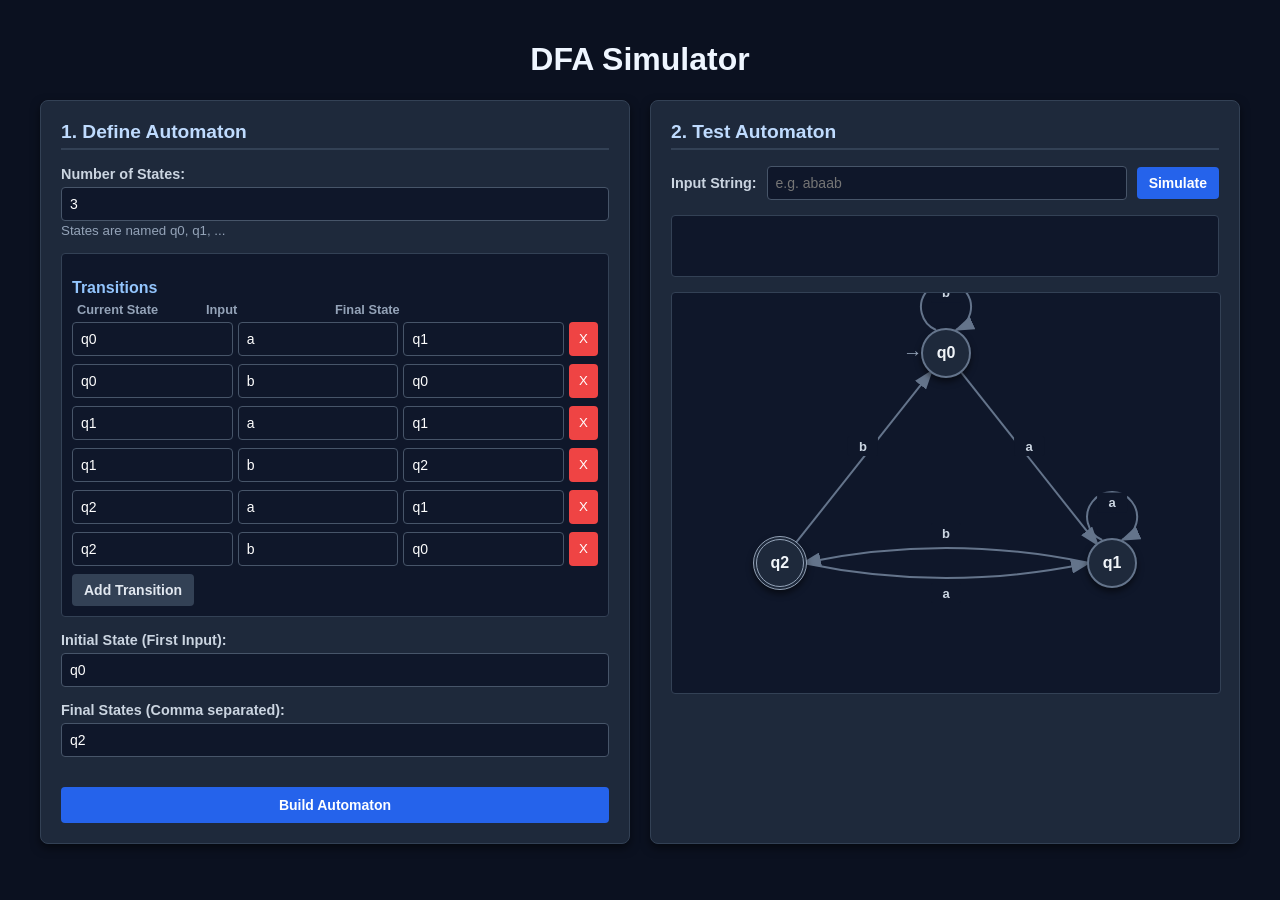
<file: index.html>
<!DOCTYPE html>
<html lang="en">

<head>
    <meta charset="UTF-8">
    <meta name="viewport" content="width=device-width, initial-scale=1.0">
    <title>Simple DFA Simulator</title>
    <link rel="stylesheet" href="style.css">
</head>

<body>
    <h1>DFA Simulator</h1>

    <div class="container">
        <div class="panel setup-panel">
            <h2>1. Define Automaton</h2>

            <div class="field">
                <label>Number of States:</label>
                <input type="number" id="num-states" value="3" min="1">
                <small>States are named q0, q1, ...</small>
            </div>

            <div class="transitions-section">
                <h3>Transitions</h3>
                <div class="transition-headers">
                    <span>Current State</span>
                    <span>Input</span>
                    <span>Final State</span>
                    <span></span>
                </div>
                <div id="transitions-container"></div>
                <button id="add-transition-btn" class="btn secondary">Add Transition</button>
            </div>

            <div class="field" style="margin-top: 15px;">
                <label>Initial State (First Input):</label>
                <input type="text" id="start-state" value="q0">
            </div>

            <div class="field">
                <label>Final States (Comma separated):</label>
                <input type="text" id="final-states" value="q2">
            </div>

            <button id="build-dfa-btn" class="btn primary build-btn">Build Automaton</button>
        </div>

        <div class="panel simulation-panel">
            <h2>2. Test Automaton</h2>
            <div class="field inline-field">
                <label>Input String:</label>
                <input type="text" id="test-string" placeholder="e.g. abaab">
                <button id="run-btn" class="btn primary">Simulate</button>
            </div>

            <div id="result-display" class="result"></div>

            <div id="tape-container" class="tape"></div>

            <div id="canvas-container">
                <svg id="edges-svg"></svg>
                <div id="nodes-container"></div>
            </div>
        </div>
    </div>

    <script src="script.js"></script>
</body>

</html>
</file>
<file: style.css>
body {
    font-family: Arial, sans-serif;
    background-color: #0b1120;
    /* Very dark blue background */
    color: #e2e8f0;
    margin: 0;
    padding: 20px;
}

h1 {
    text-align: center;
    color: #eff6ff;
    /* Lightest blue */
}

.container {
    display: flex;
    flex-wrap: wrap;
    gap: 20px;
    max-width: 1200px;
    margin: 0 auto;
}

.panel {
    background: #1e293b;
    /* Slate dark blue */
    padding: 20px;
    border: 1px solid #334155;
    border-radius: 8px;
    flex: 1;
    min-width: 350px;
    box-shadow: 0 4px 10px rgba(0, 0, 0, 0.5);
}

h2 {
    margin-top: 0;
    font-size: 1.2rem;
    border-bottom: 2px solid #334155;
    padding-bottom: 5px;
    color: #bfdbfe;
    /* Soft blue */
}

h3 {
    font-size: 1rem;
    margin: 15px 0 5px 0;
    color: #93c5fd;
}

.field {
    margin-bottom: 15px;
}

.field label {
    display: block;
    font-weight: bold;
    margin-bottom: 5px;
    font-size: 0.9rem;
    color: #cbd5e1;
}

.field small {
    display: block;
    color: #94a3b8;
    margin-top: 2px;
}

input[type="text"],
input[type="number"] {
    width: 100%;
    padding: 8px;
    border: 1px solid #475569;
    border-radius: 4px;
    font-size: 14px;
    box-sizing: border-box;
    background: #0f172a;
    /* Inner darker blue */
    color: #fff;
    outline: none;
}

input[type="text"]:focus,
input[type="number"]:focus {
    border-color: #3b82f6;
    /* Bright blue focus */
    box-shadow: 0 0 5px rgba(59, 130, 246, 0.5);
}

.inline-field {
    display: flex;
    gap: 10px;
    align-items: center;
}

.inline-field label {
    margin: 0;
}

.inline-field input {
    flex: 1;
}

.btn {
    padding: 8px 12px;
    border: none;
    border-radius: 4px;
    cursor: pointer;
    font-size: 14px;
    font-weight: bold;
    transition: all 0.2s;
}

.btn.primary {
    background-color: #2563eb;
    color: white;
}

/* Strong Royal blue */
.btn.primary:hover {
    background-color: #1d4ed8;
}

.btn.secondary {
    background-color: #334155;
    color: #e2e8f0;
}

.btn.secondary:hover {
    background-color: #475569;
}

.build-btn {
    width: 100%;
    margin-top: 15px;
    padding: 10px;
}

.transitions-section {
    background: #0f172a;
    border: 1px solid #334155;
    padding: 10px;
    border-radius: 4px;
}

.transition-headers {
    display: flex;
    font-size: 0.8rem;
    font-weight: bold;
    color: #94a3b8;
    margin-bottom: 5px;
    padding: 0 5px;
}

.transition-headers span {
    flex: 1;
}

.transition-row {
    display: flex;
    gap: 5px;
    margin-bottom: 8px;
}

.transition-row input {
    flex: 1;
    min-width: 0;
}

.remove-btn {
    background: #ef4444;
    /* Keep red for destructive actions */
    color: white;
    border: none;
    border-radius: 4px;
    padding: 0 10px;
    cursor: pointer;
}

.remove-btn:hover {
    background: #dc2626;
}

.tape {
    display: flex;
    gap: 5px;
    margin: 15px 0;
    min-height: 40px;
    padding: 10px;
    background: #0f172a;
    border: 1px solid #334155;
    overflow-x: auto;
    border-radius: 4px;
}

.tape-cell {
    min-width: 40px;
    height: 40px;
    background: #1e293b;
    border: 2px solid #475569;
    display: flex;
    align-items: center;
    justify-content: center;
    font-weight: bold;
    font-size: 1.1rem;
    color: #fff;
    border-radius: 4px;
}

.tape-cell.active {
    border-color: #3b82f6;
    /* Bright blue highlight */
    background: rgba(59, 130, 246, 0.2);
    color: #60a5fa;
}

.tape-cell.processed {
    color: #64748b;
    border-color: #334155;
}

.result {
    font-weight: bold;
    font-size: 1.2rem;
    text-align: center;
    padding: 10px;
    border-radius: 4px;
    display: none;
    margin-top: 10px;
}

.result.accepted {
    background: rgba(16, 185, 129, 0.2);
    color: #34d399;
    display: block;
    border: 1px solid #10b981;
}

.result.rejected {
    background: rgba(239, 68, 68, 0.2);
    color: #f87171;
    display: block;
    border: 1px solid #ef4444;
}

#canvas-container {
    position: relative;
    width: 100%;
    height: 400px;
    border: 1px solid #334155;
    background: #0f172a;
    /* Deepest blue for canvas */
    border-radius: 4px;
}

#edges-svg {
    position: absolute;
    top: 0;
    left: 0;
    width: 100%;
    height: 100%;
    pointer-events: none;
}

#nodes-container {
    position: absolute;
    top: 0;
    left: 0;
    width: 100%;
    height: 100%;
}

.dfa-node {
    position: absolute;
    width: 46px;
    height: 46px;
    background: #1e293b;
    border: 2px solid #64748b;
    border-radius: 50%;
    display: flex;
    justify-content: center;
    align-items: center;
    font-weight: bold;
    transform: translate(-50%, -50%);
    box-shadow: 0 4px 6px rgba(0, 0, 0, 0.5);
    transition: all 0.3s;
    color: #f1f5f9;
}

.dfa-node.start-state::before {
    content: '→';
    position: absolute;
    left: -20px;
    font-size: 1.2rem;
    color: #94a3b8;
}

.dfa-node.accept-state {
    border: 4px double #94a3b8;
}

.dfa-node.active {
    background: #3b82f6;
    /* Blue active node */
    color: white;
    border-color: #60a5fa;
    transform: translate(-50%, -50%) scale(1.1);
    box-shadow: 0 0 15px rgba(59, 130, 246, 0.6);
}

.dfa-node.accept-state.active {
    border-color: #93c5fd;
}

.edge-path {
    fill: none;
    stroke: #64748b;
    stroke-width: 2;
    transition: stroke 0.3s;
}

.edge-arrow {
    fill: #64748b;
    transition: fill 0.3s;
}

.edge-group.active .edge-path {
    stroke: #3b82f6;
    /* Blue active edge path */
    stroke-width: 3;
}

.edge-group.active .edge-arrow {
    fill: #3b82f6;
}

.edge-label {
    fill: #cbd5e1;
    font-size: 13px;
    font-weight: bold;
    text-anchor: middle;
    alignment-baseline: central;
}

.edge-label-bg {
    fill: #0f172a;
    rx: 2;
}
</file>
